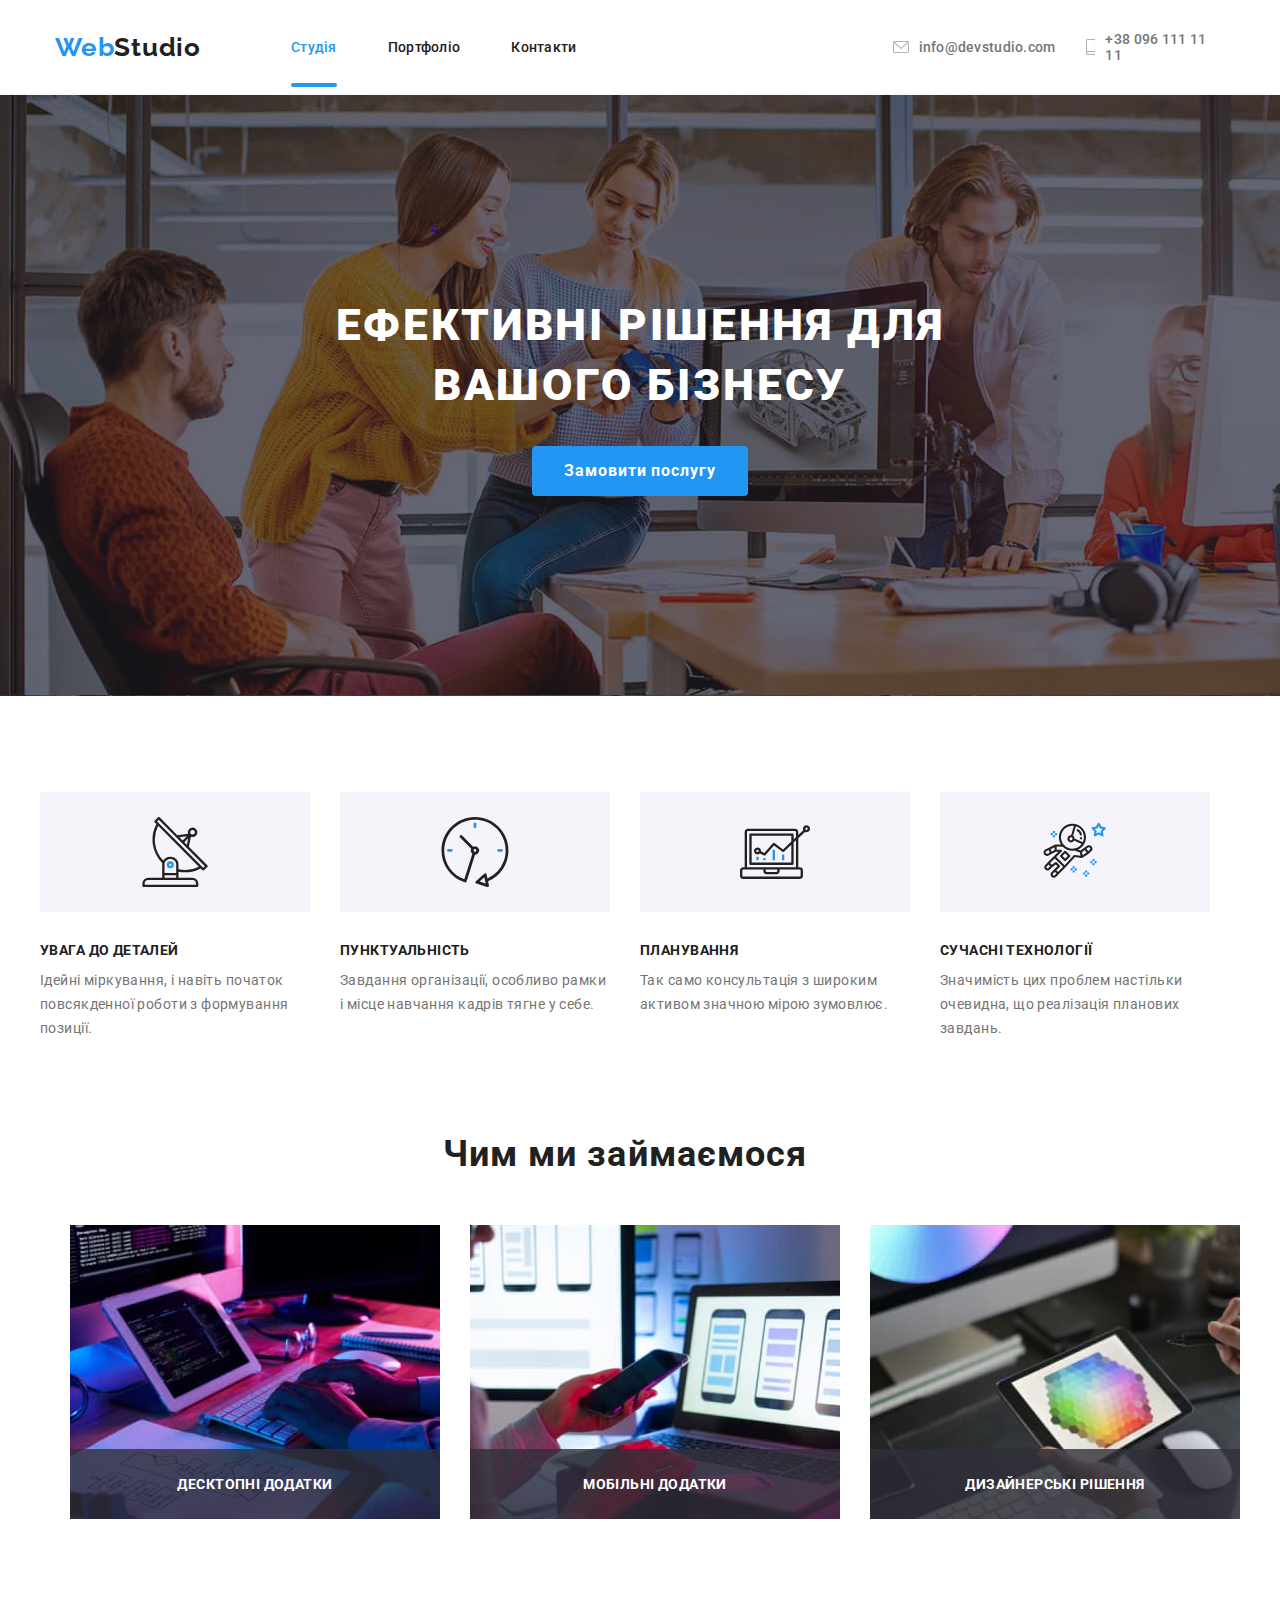
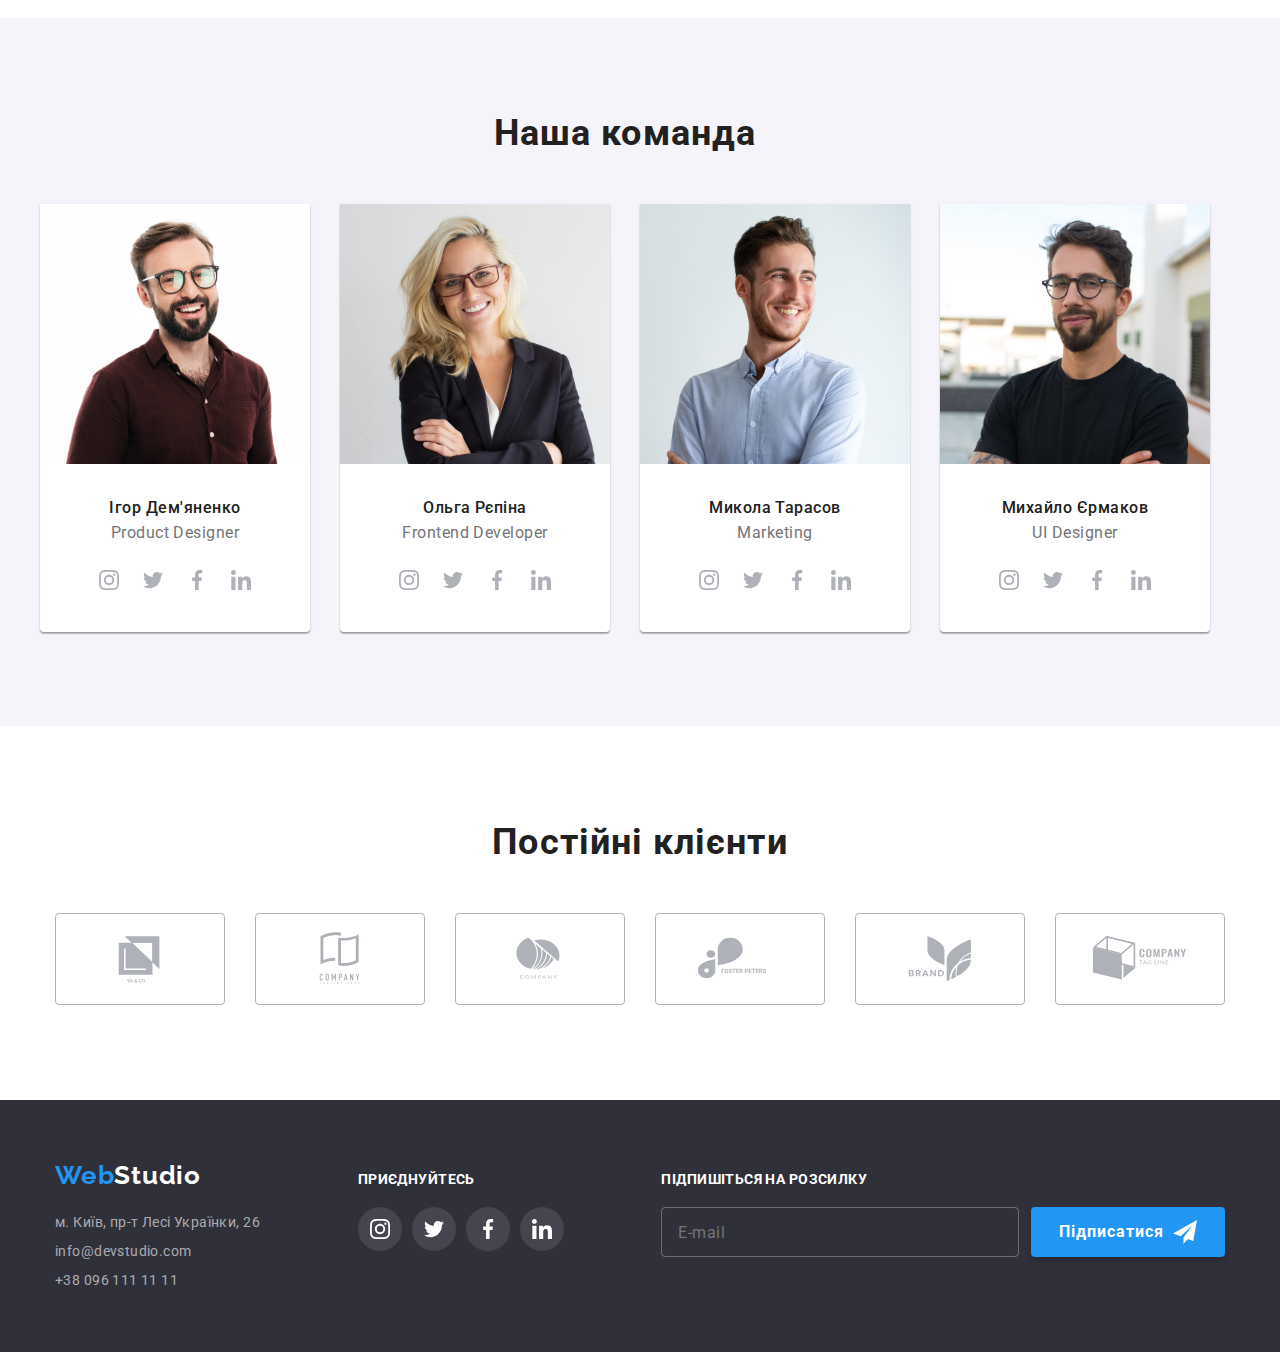
<file: index.html>
<!DOCTYPE html>
<html lang="uk">
  <head>
    <meta charset="UTF-8" />
    <meta http-equiv="X-UA-Compatible" content="IE=edge" />
    <meta name="viewport" content="width=device-width, initial-scale=1.0" />
    <title>Web Studio</title>
    <!--icon wich added by me  -->
    <link rel="shortcut icon" href="/images/NBHD.svg" type="image/png">
    <!--icon wich added by me  -->
    <link rel="preconnect" href="https://fonts.googleapis.com" />
    <link rel="preconnect" href="https://fonts.gstatic.com" crossorigin />
    <link
      href="https://fonts.googleapis.com/css2?family=Raleway:wght@700&family=Roboto:wght@400;500;700;900&display=swap"
      rel="stylesheet"
    />
    <link
      rel="stylesheet"
      href="https://cdnjs.cloudflare.com/ajax/libs/modern-normalize/1.1.0/modern-normalize.css"
    />
    <link rel="stylesheet" href="./css/style.css" />
  </head>
  <body>
    <header class="header-page">
      <div class="conteiner">
        <div class="header-container">
          <a class="link logo" href="./index.html"
            >Web<span class="right-half-head">Studio</span></a
          >
          <div class="header-nav-div">
            <nav class="header-nav">
              <ul class="header-href-ul list">
                <li class="header-href-list">
                  <a
                    class="link header-href-list-a list-active-link"
                    href="./index.html"
                    >Студія</a
                  >
                </li>
                <li class="header-href-list">
                  <a class="link header-href-list-a" href="./portfolio.html"
                    >Портфоліо</a
                  >
                </li>
                <li class="header-href-list">
                  <a class="link header-href-list-a" href="#address"
                    >Контакти</a
                  >
                </li>
              </ul>
            </nav>
          </div>

          <div class="header-adress-div">
            <ul class="header-adress-ul list">
              <li class="header-adress-list">
                <a
                  class="link header-adress-list-a"
                  href="mailto:info@devstudio.com">
                  <svg class=" social-icon-link email-item header-svg-item" width="16" height="12">
                    <use href="./images/icons.svg#icon-envelope-hover" ></use>
                  </svg><span>info@devstudio.com</span></a>
              </li>
              <li class="header-adress-list">
                <a class="link header-adress-list-a" href="tel:+380961111111"
                  ><svg class=" social-icon-link phone-item header-svg-item" width="10" height="16">
                    <use href="./images/icons.svg#icon-smartphone" ></use>
                  </svg><span> +38 096 111 11 11</span></a>
              </li>
            </ul>
          </div>
        </div>
      </div>
    </header>

    <main>
      <section class="title">
        <div class="conteiner">
         
            <h1 class="main-title">Ефективні рішення для вашого бізнесу</h1>
         
            <button  class="title-button button" type="button" data-modal-open  >
              Замовити послугу
            </button>
            <div class ="backdrop is-hidden" data-modal>
              <div class="modal">
                 <button data-modal-close class="button modal-close" type="button">
                  <svg class="svg-icon-close" width="11" height="11">
                    <use href="./images/icons.svg#icon-Vector"></use>
                  </svg>
                 </button>
                 <p class="modal-title">
                  Залиште свої дані, ми вам передзвонимо
                 </p>
                <form class="modal-form">
                  <label for="customers-name" class="lable lable-name">Ім'я</label>
                  <div class="form-wrapper wrapper1">
                   <input type="text" name="customers-name" id="customers-name" class="customers-input customers-name" >
                   <svg class="svg-icon-name form-svg" width="18" height="18px">
                    <use href="./images/icons.svg#icon-person">
                    </use>
                   </svg>
                </div>

                <label for="customers-phone" class="lable lable-phone">Телефон</label>
                  <div class="form-wrapper wrapper2">
                    <input type="tel" name="customers-phone" id="customers-phone" class="customers-input customers-phone">
                    <svg class="svg-icon-phone form-svg" width="18" height="18px">
                      <use href="./images/icons.svg#icon-phone">
                      </use>
                     </svg>
                  </div>

                    <label for="customers-email" class="lable lable-email"> Пошта</label>
                   <div class="form-wrapper wrapper3">
                    <input type="email" name="customers-email" id="customers-email" class="customers-input customers-email">
                    <svg class="svg-icon-email form-svg" width="18" height="18px">
                      <use href="./images/icons.svg#icon-email">
                      </use>
                     </svg>
                  </div>

                  <label for="feedback" class="lable lable-text">Коментар </label>
                   <div class="wrapper4">
                    <textarea class="feedback customers-input " name="feedback" id="feedback" rows="10" placeholder="Введіть текст" ></textarea>
                    
                  </div>
                  <div class="checkbox">
                   <input type="checkbox" name="agree" value="agree" id="agree" class="visualli-hiden">
                   <label for="agree" class="lable lable-checkbox">
                 <span>Погоджуюся з розсилкою та приймаю <a class="link checkbox-link" href="#">Умови договору</a></span></label>
                </div>

                  <button type="submit" class="button send"> Відправити</button>
                </form>
              </div>
            </div>
        </div> 
      </section>
      <section class="second">
        <div class="conteiner">
            <ul class="list second-list">
              <li class="second-list-item">
                <div class="svg-over-title">
                  <svg class="svg-icon-second-list" width="70" height="70">
                    <use href="./images/icons.svg#icon-antenna-1"></use>
                  </svg>
                </div>
                <h3 class="second-list-title">УВАГА ДО ДЕТАЛЕЙ</h3>
                <p class="second-list-undertitle">
                  Ідейні міркування, і навіть початок повсякденної роботи з
                  формування позиції.
                </p>
              </li>
              <li class="second-list-item">
                <div class="svg-over-title">
                  <svg class="svg-icon-second-list"  width="70" height="70">
                    <use href="./images/icons.svg#icon-clock-1"></use>
                  </svg>
                </div>
                <h3 class="h3 second-list-title">ПУНКТУАЛЬНІСТЬ</h3>
                <p class="second-list-undertitle">
                  Завдання організації, особливо рамки і місце навчання кадрів
                  тягне у себе.
                </p>
              </li>
              <li class="second-list-item">
                <div class="svg-over-title">
                  <svg class="svg-icon-second-list"  width="70" height="70">
                    <use href="./images/icons.svg#icon-diagram-1"></use>
                  </svg>
                </div>
                <h3 class="h3 second-list-title">ПЛАНУВАННЯ</h3>
                <p class="second-list-undertitle">
                  Так само консультація з широким активом значною мірою
                  зумовлює.
                </p>
              </li>
              <li class="second-list-item">
                <div class="svg-over-title">
                  <svg class="svg-icon-second-list"  width="70" height="70">
                    <use href="./images/icons.svg#icon-astronaut-1"></use>
                  </svg>
                </div>
                <h3 class="h3 second-list-title">СУЧАСНІ ТЕХНОЛОГІЇ</h3>
                <p class="second-list-undertitle">
                  Значимість цих проблем настільки очевидна, що реалізація
                  планових завдань.
                </p>
              </li>
            </ul>
        
        </div>
      </section>
      <section class="ourwork">
        <div class="conteiner">
            <h2 class="ourwork-title title-h2">Чим ми займаємося</h2>
            <ul class="list third-list">
              <li class="third-list-item">
                <div class="ourwork-img-wraper">
                <img
                  class="img thir-list-img"
                  src="./images/first.jpg"
                  alt="sorry("
                  width="370"
                />
                <p class="ourwork-under-img">
                  Десктопні додатки
                </p>
              </div>
              </li>
              <li class="third-list-item">
                <div class="ourwork-img-wraper">
                <img
                  class="img thir-list-img"
                  src="./images/second.jpg"
                  alt="sorry("
                  width="370"
                />
                <p class="ourwork-under-img">
                  Мобільні додатки
                </p>
              </div>
              </li>
              <li class="third-list-item">
                <div class="ourwork-img-wraper">
                <img
                  class="img thir-list-img"
                  src="./images/third.jpg"
                  alt="sorry("
                  width="370"
                />
                <p class="ourwork-under-img">
                  Дизайнерські рішення
                </p>
              </div>
              </li>
            </ul>

        </div>
      </section>
      <section class="ourteam">
          <div class="conteiner">
          
              <h2 class="ourteam-title title-h2">Наша команда</h2>
              <ul class="list ourteam-list">
                <li class="ourteam-list-item">
                  <img
                    class="ourteam-list-img"
                    src="./images/firstguy.jpg"
                    alt="some touter"
                    width="270"
                  />
                  <div class="underimg-div">
                    <h3 class="ourteam-list-title">Ігор Дем'яненко</h3>
                    <p class="ourteam-list-undertitle">Product Designer</p>
                  
                  <ul class="list social-icons">
                    <li class="social-item"><a href="" class="link social-link"><svg class="social-icon-link" width="20" height="20">
                      <use href="./images/icons.svg#icon-instagram-2-2"></use>
                    </svg></a></li>
                    <li class="social-item"><a href="" class="link social-link"><svg class="social-icon-link" width="20" height="20">
                      <use href="./images/icons.svg#icon-twitter-1-2"></use>
                    </svg></a></li>
                    <li class="social-item"><a href="" class="link social-link"><svg class="social-icon-link" width="20" height="20">
                      <use href="./images/icons.svg#icon-facebook-1-1"></use>
                    </svg></a></li>
                    <li class="social-item"><a href="" class="link social-link"><svg class="social-icon-link" width="20" height="20">
                      <use href="./images/icons.svg#icon-linkedin-1-1"></use>
                    </svg></a></li>
                  </ul>
                </div>
                </li>
                <li class="ourteam-list-item">
                  <img
                    class="ourteam-list-img"
                    src="./images/secondguy.jpg"
                    alt="some touter"
                    width="270"
                  />
                  <div class="underimg-div">
                    <h3 class="ourteam-list-title">Ольга Рєпіна</h3>
                    <p class="ourteam-list-undertitle">Frontend Developer</p>
                
                  <ul class="list social-icons">
                    <li class="social-item"><a href="" class="link social-link"><svg class="social-icon-link" width="20" height="20">
                      <use href="./images/icons.svg#icon-instagram-2-2" ></use>
                    </svg></a></li>
                    <li class="social-item"><a href="" class="link social-link"><svg class="social-icon-link" width="20" height="20">
                      <use href="./images/icons.svg#icon-twitter-1-2" ></use>
                    </svg></a></li>
                    <li class="social-item"><a href="" class="link social-link"><svg class="social-icon-link" width="20" height="20">
                      <use href="./images/icons.svg#icon-facebook-1-1" ></use>
                    </svg></a></li>
                    <li class="social-item"><a href="" class="link social-link"><svg class="social-icon-link" width="20" height="20">
                      <use href="./images/icons.svg#icon-linkedin-1-1" ></use>
                    </svg></a></li>
                  </ul>
                </div>
                </li>
                <li class="ourteam-list-item">
                  <img
                    class="ourteam-list-img"
                    src="./images/thirdguy.jpg"
                    alt="some touter"
                    width="270"
                  />
                  <div class="underimg-div">
                    <h3 class="ourteam-list-title">Микола Тарасов</h3>
                    <p class="ourteam-list-undertitle">Marketing</p>
                  <ul class="list social-icons">
                    <li class="social-item"><a href="" class="link social-link"><svg class="social-icon-link" width="20" height="20">
                      <use href="./images/icons.svg#icon-instagram-2-2" ></use>
                    </svg></a></li>
                    <li class="social-item"><a href="" class="link social-link"><svg class="social-icon-link" width="20" height="20">
                      <use href="./images/icons.svg#icon-twitter-1-2" ></use>
                    </svg></a></li>
                    <li class="social-item"><a href="" class="link social-link"><svg class="social-icon-link" width="20" height="20">
                      <use href="./images/icons.svg#icon-facebook-1-1" ></use>
                    </svg></a></li>
                    <li class="social-item"><a href="" class="link social-link"><svg class="social-icon-link" width="20" height="20">
                      <use href="./images/icons.svg#icon-linkedin-1-1" ></use>
                    </svg></a></li>
                  </ul>
                </div>
                </li>
                <li class="ourteam-list-item">
                  <img
                    class="ourteam-list-img"
                    src="./images/fifthguy.jpg"
                    alt="some touter"
                    width="270"
                  />
                  <div class="underimg-div">
                    <h3 class="ourteam-list-title">Михайло Єрмаков</h3>
                    <p class="ourteam-list-undertitle">UI Designer</p>
                  
                  <ul class="list social-icons">
                    <li class="social-item"><a href="" class="link social-link"><svg class="social-icon-link" width="20" height="20">
                      <use href="./images/icons.svg#icon-instagram-2-2" ></use>
                    </svg></a></li>
                    <li class="social-item"><a href="" class="link social-link"><svg class="social-icon-link" width="20" height="20">
                      <use href="./images/icons.svg#icon-twitter-1-2" ></use>
                    </svg></a></li>
                    <li class="social-item"><a href="" class="link social-link"><svg class="social-icon-link" width="20" height="20">
                      <use href="./images/icons.svg#icon-facebook-1-1" ></use>
                    </svg></a></li>
                    <li class="social-item"><a href="" class="link social-link"><svg class="social-icon-link" width="20" height="20">
                      <use href="./images/icons.svg#icon-linkedin-1-1" ></use>
                    </svg></a></li>
                  </ul>
                </div>
                </li>
              </ul>
            
          </div>
      </section>

      <section class="the-last-in-main">
        <div class="conteiner">
          <h2 class="title-h2 customers-title">Постійні клієнти</h2>
          <ul class="list customer-list">
            <li> <a class="customers-item" href="">
              <svg class="customers-icon" width ="106"
              height="60">
                <use href="./images/icons.svg#icon-Logo-5"></use>
              </svg>
            
            </a>
          </li>
          <li> 
            <a class="customers-item" href="">
              <svg class="customers-icon" width ="106"
              height="60">
                <use href="./images/icons.svg#icon-Logo-6"></use>
            </svg>
          </a>
        </li>
        <li>  <a class="customers-item" href="">
              <svg class="customers-icon" width ="106"
              height="60">
                <use href="./images/icons.svg#icon-Logo-7"></use>
              </svg>
           
          </a>
        </li>
          <li>  <a class="customers-item" href="">
              <svg class="customers-icon" width ="106"
              height="60">
                <use href="./images/icons.svg#icon-Logo-8"></use>
              </svg>
           
          </a>
        </li>
          <li>  <a class="customers-item" href="">
              <svg class="customers-icon" width ="106"
              height="60">
                <use href="./images/icons.svg#icon-Logo-9"></use>
              </svg>
            
          </a>
        </li>
          <li>   <a class="customers-item" href="">
              <svg class="customers-icon" width ="106"
              height="60">
                <use href="./images/icons.svg#icon-Logo-10"></use>
              </svg>
            
          </a>
        </li>
          </ul>

        </div>
      </section>
    </main>
    <footer class="footer">
      <div class="conteiner footers-conteiner">
        <div class="left-part-footer">
          <a class="link logo footer-logo" href="/"
            >Web<span class="right-half-foot">Studio</span></a
          >
          <address class="address footer-address" id="address">
            <ul class="list address-list">
              <li class="address-list-item">
                <a
                  class="link address-list-item-address"
                  href="https://www.google.com/maps/d/u/0/viewer?mid=10uSM3H-mIU3GznYo2szRIEphczw&hl=en_US&ll=50.428467506908014%2C30.536346862777627&z=15"
                  target="_blank"
                  rel="nofollow noreferrer noopener"
                  >м. Київ, пр-т Лесі Українки, 26</a
                >
              </li>
              <li class="address-list-item">
                <a
                  class="link address-list-item-email"
                  href="mailto:info@devstudio.com"
                  >info@devstudio.com</a
                >
              </li>
              <li class="address-list-item">
                <a class="link address-list-item-phone" href="tel:+380961111111"
                  >+38 096 111 11 11</a
                >
              </li>
            </ul>
          </address>
      </div>
          <div class="join">
            <span class="join-span">приєднуйтесь</span>
            <ul class="list social-icons">
              <li class="social-item-footer"><a href="" class="link social-link-footer"><svg class="social-icon-link-footer" width="20" height="20">
                <use href="./images/icons.svg#icon-instagram-2-2" ></use>
              </svg></a></li>
              <li class="social-item-footer"><a href="" class="link social-link-footer"><svg class="social-icon-link-footer" width="20" height="20">
                <use href="./images/icons.svg#icon-twitter-1-2" ></use>
              </svg></a></li>
              <li class="social-item-footer"><a href="" class="link social-link-footer"><svg class="social-icon-link-footer" width="20" height="20">
                <use href="./images/icons.svg#icon-facebook-1-1" ></use>
              </svg></a></li>
              <li class="social-item-footer"><a href="" class="link social-link-footer"><svg class="social-icon-link-footer" width="20" height="20">
                <use href="./images/icons.svg#icon-linkedin-1-1" ></use>
              </svg></a></li>
            </ul>
          </div>

         <div class="signup">
          <span class="join-span">Підпишіться на розсилку</span>
          <form  class="footer-form ">
            <input id="footer-input" type="text" class="footer-input" placeholder="E-mail" name="E-mail">
            <button type="submit" class="button footer-button">Підписатися
              <svg class="footer-form-icon" width="24" height="24">
                <use href="./images/icons.svg#icon-send" ></use>
              </svg>
            </button>
          </form>
         </div>

      </div>
    </footer>
    <script src="./js/modal.js"></script>
  </body>
</html>
</file>
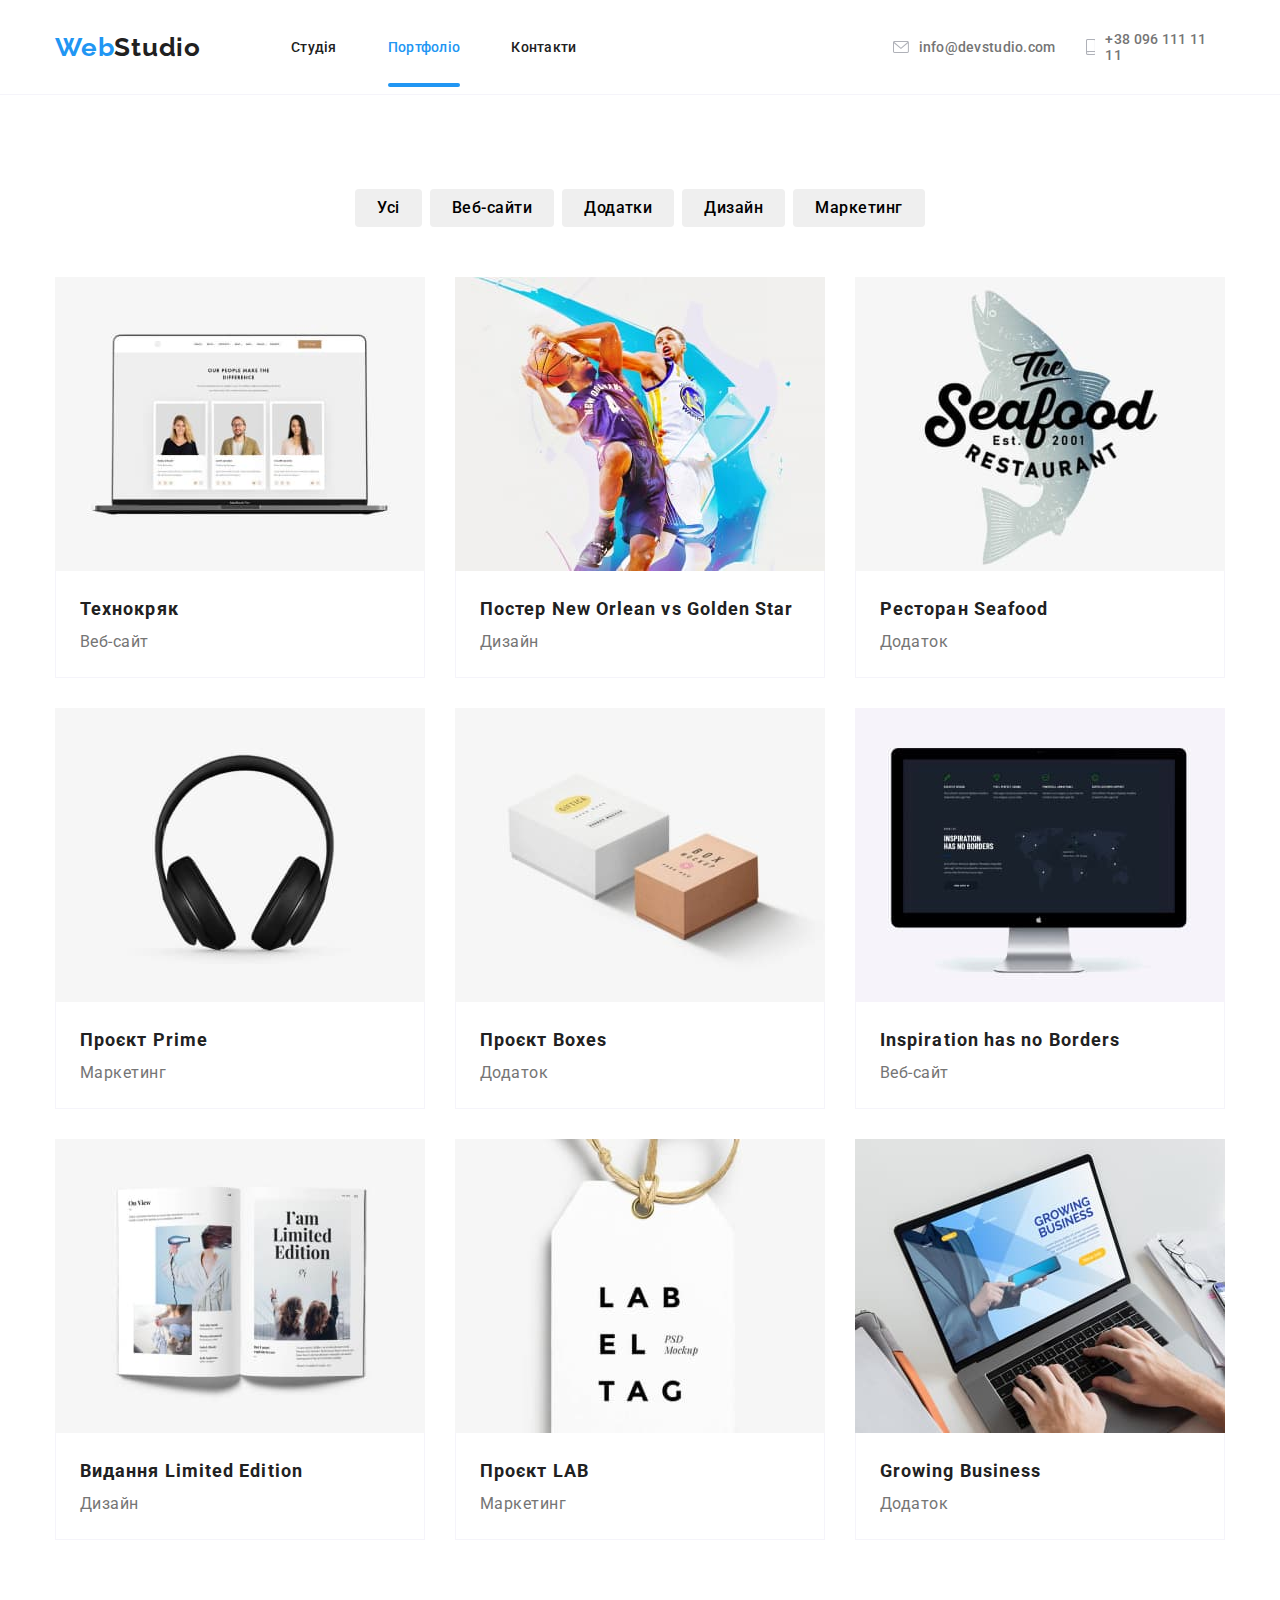
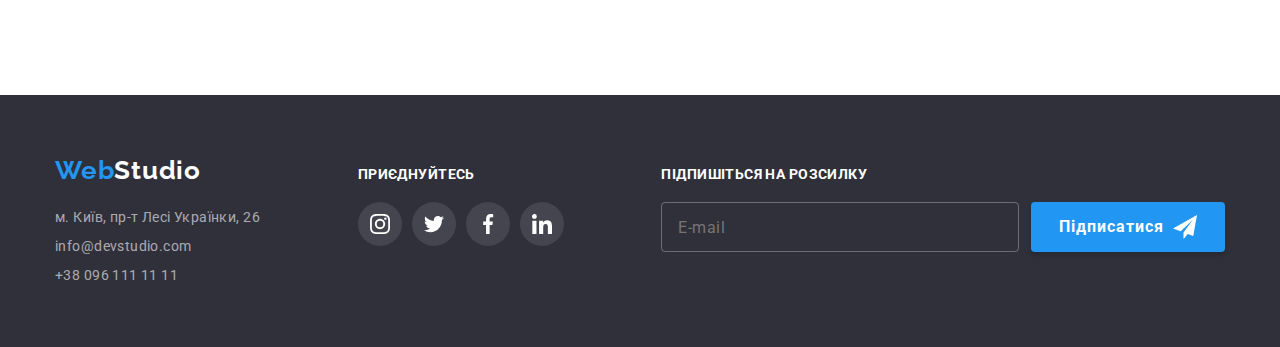
<file: portfolio.html>
<!DOCTYPE html>
<html lang="uk">
  <head>
    <meta charset="UTF-8" />
    <meta http-equiv="X-UA-Compatible" content="IE=edge" />
    <meta name="viewport" content="width=device-width, initial-scale=1.0" />
    <title>Portfolio</title>
     <!--icon wich added by me  -->
     <link rel="shortcut icon" href="/images/NBHD.svg" type="image/png">
     <!--icon wich added by me  -->
    <link rel="preconnect" href="https://fonts.googleapis.com" />
    <link rel="preconnect" href="https://fonts.gstatic.com" crossorigin />
    <link
      href="https://fonts.googleapis.com/css2?family=Raleway:wght@700&family=Roboto:wght@400;500;700;900&display=swap"
      rel="stylesheet"
    />
    <link
      rel="stylesheet"
      href="https://cdnjs.cloudflare.com/ajax/libs/modern-normalize/1.1.0/modern-normalize.css"
    />
    <link rel="stylesheet" href="./css/style.css" />
  </head>
  <body>
    <header class="header-page">
      <div class="conteiner">
        <div class="header-container">
          <a class="link logo" href="./index.html"
            >Web<span class="right-half-head">Studio</span></a
          >
          <div class="header-nav-div">
            <nav class="header-nav">
              <ul class="header-href-ul list">
                <li class="header-href-list">
                  <a
                    class="link header-href-list-a "
                    href="./index.html"
                    >Студія</a
                  >
                </li>
                <li class="header-href-list">
                  <a class="link header-href-list-a list-active-link" href="./portfolio.html"
                    >Портфоліо</a
                  >
                </li>
                <li class="header-href-list">
                  <a class="link header-href-list-a" href="#address"
                    >Контакти</a
                  >
                </li>
              </ul>
            </nav>
          </div>

          <div class="header-adress-div">
            <ul class="header-adress-ul list">
              <li class="header-adress-list">
                <a
                  class="link header-adress-list-a"
                  href="mailto:info@devstudio.com">
                  <svg class=" social-icon-link email-item header-svg-item" width="16" height="12">
                    <use href="./images/icons.svg#icon-envelope-hover" ></use>
                  </svg><span>info@devstudio.com</span></a
                >
              </li>
              <li class="header-adress-list">
                <a class="link header-adress-list-a" href="tel:+380961111111"
                  ><svg class=" social-icon-link phone-item header-svg-item" width="10" height="16">
                    <use href="./images/icons.svg#icon-smartphone" ></use>
                  </svg><span> +38 096 111 11 11</span></a
                >
              </li>
            </ul>
          </div>
        </div>
      </div>
    </header>

    <main>
      <section class="main-section">
        <div class="conteiner">
          <h1 class="hiden-title">наші роботи</h1>

          <ul class="list buttons-list">
            <li class="buttons-list-item">
              <button class="button buttons-list-item-button" type="button">
                Усі
              </button>
            </li>
            <li class="buttons-list-item">
              <button class="button buttons-list-item-button" type="button">
                Веб-сайти
              </button>
            </li>
            <li class="buttons-list-item">
              <button class="button buttons-list-item-button" type="button">
                Додатки
              </button>
            </li>
            <li class="buttons-list-item">
              <button class="button buttons-list-item-button" type="button">
                Дизайн
              </button>
            </li>
            <li class="buttons-list-item">
              <button class="button buttons-list-item-button" type="button">
                Маркетинг
              </button>
            </li>
          </ul>

          <ul class="list projects-list">
            <li class="projects-list-item">
              <a class="link projects-list-link" href="#">
                <div class="img-wraper">
                <img
                  class="img projects-list-item-img"
                  src="./images/технокряк.jpg"
                  alt="технокряк"
                  width="370"
                />
                <div class="rolling-icon">
                  Ресурс пропонує комплексні пропозиції з різним рівнем 
                  функціоналу та сервісів. Все це дозволить відвідувачу 
                  отримати вичерпні відомості про компанію чи приватну 
                  особу.
                </div>
              </div>
                <div class="underimg">
                  <h2 class="projects-list-item-h3">Технокряк</h2>
                  <p class="projects-list-item-undertitle">Веб-сайт</p>
                </div>
              </a>
            </li>
            <li class="projects-list-item">
              <a class="link projects-list-link" href="#">
                <div class="img-wraper">
                <img
                  class="img projects-list-item-img"
                  src="./images/постер_new_orlean.jpg"
                  alt=" Постер Новий Орлеан проти Золота Зірка"
                  width="370"
                />
                <div class="rolling-icon">
                  Ресурс пропонує комплексні пропозиції з різним рівнем 
                  функціоналу та сервісів. Все це дозволить відвідувачу 
                  отримати вичерпні відомості про компанію чи приватну 
                  особу.
                </div>
              </div>
                <div class="underimg">
                  <h2 class="projects-list-item-h3">
                    Постер New Orlean vs Golden Star
                  </h2>
                  <p class="projects-list-item-undertitle">Дизайн</p>
                </div>
              </a>
            </li>
            <li class="projects-list-item">
              <a class="link projects-list-link" href="#">
                <div class="img-wraper">
                <img
                  class="img projects-list-item-img"
                  src="./images/seafood.jpg"
                  alt="ресторан морепробуктів"
                  width="370"
                />
                <div class="rolling-icon">
                  Ресурс пропонує комплексні пропозиції з різним рівнем 
                  функціоналу та сервісів. Все це дозволить відвідувачу 
                  отримати вичерпні відомості про компанію чи приватну 
                  особу.
                </div>
              </div>
                <div class="underimg">
                  <h2 class="projects-list-item-h3">Ресторан Seafood</h2>
                  <p class="projects-list-item-undertitle">Додаток</p>
                </div>
              </a>
            </li>
            <li class="projects-list-item">
              <a class="link projects-list-link" href="#">
                <div class="img-wraper">
                <img
                  class="img projects-list-item-img"
                  src="./images/prime.jpg"
                  alt="Проєкт Основа"
                  width="370"
                />
                <div class="rolling-icon">
                  Ресурс пропонує комплексні пропозиції з різним рівнем 
                  функціоналу та сервісів. Все це дозволить відвідувачу 
                  отримати вичерпні відомості про компанію чи приватну 
                  особу.
                </div>
              </div>
                <div class="underimg">
                  <h2 class="projects-list-item-h3">Проєкт Prime</h2>
                  <p class="projects-list-item-undertitle">Маркетинг</p>
                </div>
              </a>
            </li>
            <li class="projects-list-item">
              <a class="link projects-list-link" href="#">
                <div class="img-wraper">
                <img
                  class="img projects-list-item-img"
                  src="./images/boxes.jpg"
                  alt="Проєкт коробки"
                  width="370"
                />
                <div class="rolling-icon">
                  Ресурс пропонує комплексні пропозиції з різним рівнем 
                  функціоналу та сервісів. Все це дозволить відвідувачу 
                  отримати вичерпні відомості про компанію чи приватну 
                  особу.
                </div>
              </div>
                <div class="underimg">
                  <h2 class="projects-list-item-h3">Проєкт Boxes</h2>
                  <p class="projects-list-item-undertitle">Додаток</p>
                </div>
              </a>
            </li>
            <li class="projects-list-item">
              <a class="link projects-list-link" href="#">
                <div class="img-wraper">
                <img
                  class="img projects-list-item-img"
                  src="./images/inspiration.jpg"
                  alt="творчість без обмежень"
                  width="370"
                />
                <div class="rolling-icon">
                  Ресурс пропонує комплексні пропозиції з різним рівнем 
                  функціоналу та сервісів. Все це дозволить відвідувачу 
                  отримати вичерпні відомості про компанію чи приватну 
                  особу.
                </div>
              </div>
                <div class="underimg">
                  <h2 class="projects-list-item-h3">
                    Inspiration has no Borders
                  </h2>
                  <p class="projects-list-item-undertitle">Веб-сайт</p>
                </div>
              </a>
            </li>
            <li class="projects-list-item">
              <a class="link projects-list-link" href="#">
                <div class="img-wraper">
                <img
                  class="img projects-list-item-img"
                  src="./images/limited_edition.jpg"
                  alt="Видання максимальних версій"
                  width="370"
                />
                <div class="rolling-icon">
                  Ресурс пропонує комплексні пропозиції з різним рівнем 
                  функціоналу та сервісів. Все це дозволить відвідувачу 
                  отримати вичерпні відомості про компанію чи приватну 
                  особу.
                </div>
              </div>
                <div class="underimg">
                  <h2 class="projects-list-item-h3">Видання Limited Edition</h2>
                  <p class="projects-list-item-undertitle">Дизайн</p>
                </div>
              </a>
            </li>
            <li class="projects-list-item">
              <a class="link projects-list-link" href="#">
                <div class="img-wraper">
                <img
                  class="img projects-list-item-img"
                  src="./images/lab.jpg"
                  alt="Проєкт ЛАБ"
                  width="370"/>
                  <div class="rolling-icon">
                    Ресурс пропонує комплексні пропозиції з різним рівнем 
                    функціоналу та сервісів. Все це дозволить відвідувачу 
                    отримати вичерпні відомості про компанію чи приватну 
                    особу.
                  </div>
                </div>
                <div class="underimg">
                  <h2 class="projects-list-item-h3">Проєкт LAB</h2>
                  <p class="projects-list-item-undertitle">Маркетинг</p>
                </div>
              </a>
            </li>
            <li class="projects-list-item">
              <a class="link projects-list-link" href="#">
                <div class="img-wraper">
                <img
                  class="img projects-list-item-img"
                  src="./images/growing_business.jpg"
                  alt="ріст бізнесу"
                  width="370"
                />
                <div class="rolling-icon">
                  Ресурс пропонує комплексні пропозиції з різним рівнем 
                  функціоналу та сервісів. Все це дозволить відвідувачу 
                  отримати вичерпні відомості про компанію чи приватну 
                  особу.
                </div>
              </div>
                <div class="underimg">
                  <h2 class="projects-list-item-h3">Growing Business</h2>
                  <p class="projects-list-item-undertitle">Додаток</p>
                </div>
              </a>
            </li>
          </ul>
        </div>
      </section>
    </main>
    <footer class="footer">
      <div class="conteiner footers-conteiner">
        <div class="left-part-footer">
          <a class="link logo footer-logo" href="/"
            >Web<span class="right-half-foot">Studio</span></a
          >
          <address class="address footer-address" id="address">
            <ul class="list address-list">
              <li class="address-list-item">
                <a
                  class="link address-list-item-address"
                  href="https://www.google.com/maps/d/u/0/viewer?mid=10uSM3H-mIU3GznYo2szRIEphczw&hl=en_US&ll=50.428467506908014%2C30.536346862777627&z=15"
                  target="_blank"
                  rel="nofollow noreferrer noopener"
                  >м. Київ, пр-т Лесі Українки, 26</a>
              </li>
              <li class="address-list-item">
                <a
                  class="link address-list-item-email"
                  href="mailto:info@devstudio.com"
                  >info@devstudio.com</a>
              </li>
              <li class="address-list-item">
                <a class="link address-list-item-phone" href="tel:+380961111111"
                  >+38 096 111 11 11</a>
              </li>
            </ul>
          </address>
      </div>
          <div class="join">
            <span class="join-span">приєднуйтесь</span>
            <ul class="list social-icons">
              <li class="social-item-footer"><a href="" class="link social-link-footer"><svg class="social-icon-link-footer" width="20" height="20">
                <use href="./images/icons.svg#icon-instagram-2-2" ></use>
              </svg></a></li>
              <li class="social-item-footer"><a href="" class="link social-link-footer"><svg class="social-icon-link-footer" width="20" height="20">
                <use href="./images/icons.svg#icon-twitter-1-2" ></use>
              </svg></a></li>
              <li class="social-item-footer"><a href="" class="link social-link-footer"><svg class="social-icon-link-footer" width="20" height="20">
                <use href="./images/icons.svg#icon-facebook-1-1" ></use>
              </svg></a></li>
              <li class="social-item-footer"><a href="" class="link social-link-footer"><svg class="social-icon-link-footer" width="20" height="20">
                <use href="./images/icons.svg#icon-linkedin-1-1" ></use>
              </svg></a></li>
            </ul>
           
          </div>

          <div class="signup">
            <span class="join-span">Підпишіться на розсилку</span>
            <form action="" class="footer-form ">
              <input type="text" class="footer-input" placeholder="E-mail" name="E-mail">
              <button type="submit"class="button footer-button">Підписатися
                <svg class="footer-form-icon" width="24" height="24">
                  <use href="./images/icons.svg#icon-send" ></use>
                </svg>
              </button>
            </form>
           </div>

      </div>

    </footer>
  </body>
</html>
</file>
<file: css/style.css>
:root {
    --font-size: 14px;
    --title-color: #212121;
    --background-color: #2f303a;
    --main-font-color: #2196f3;
    --white-color: #ffffff;
    --font-color-address: rgba(255, 255, 255, 0.6);
    --undertitle-font-color: #757575;
  }
  h1,
  h2,
  h3,
  p,
  ul,
  li {
    margin: 0;
    padding: 0;
  }
  body {
    font-family: "Roboto", sans-serif;
    color: var(--title-color);
  }
  .conteiner {
    width: 1200px;
    padding: 0 15px;
    margin: 0 auto;
  }
  .link {
    text-decoration: none;
    color: var(--title-color);
    outline: none;
  }
  .button {
    font-family: inherit;
    cursor: pointer;
    border: 0px;
    outline: none;
  }
  .list {
    list-style: none;
  }
  /*header-------------------------------*/
  .header-page {
    border-bottom: 1px solid #f5f4fa;
  }
  
  .logo {
    font-family: "Raleway", sans-serif;
    font-weight: 700;
    font-size: 26px;
    line-height: calc(31 / 26);
    letter-spacing: 0.03em;
    color: var(--main-font-color);
  }
  .right-half-head {
    color: var(--title-color);
  }
  .right-half-foot {
    color: var(--white-color);
  }
  .header-href-list-a {
    font-weight: 500;
    font-size: var(--font-size);
    line-height: calc(16 / 14);
    letter-spacing: 0.02em;
  }
  .list-active-link {
    color: var(--main-font-color);
    position: relative;
  }
  .list-active-link::after{
    content: ' ';
    position: absolute;
    bottom: -1px;
    left: 0;
    width: 100%;
    height:4px;
    border-radius: 4px;
    background-color: var(--main-font-color);
  }
  .header-container {
    display: flex;
    align-items: center;

  }
  .header-href-ul {
    display: flex;
    margin-left: 90px;
  }
  .header-adress-ul {
    display: flex;
  }
  .header-adress-list{
    display: flex;
  }
  .header-adress-div {
  margin-left: 316px
  }
  .header-adress-list-a{
    display: flex;
    align-items: center;
    transition-property:color;
    transition-timing-function: cubic-bezier(0.4, 0, 0.2, 1);
    transition-duration: 250ms;
  }

  .header-svg-item{
    margin-right:10px;
    fill:var(--undertitle-font-color);
    transition-property: fill;
    transition-timing-function: cubic-bezier(0.4, 0, 0.2, 1);
    transition-duration: 250ms;
  }
  .header-href-list-a {
    display:inline-block;
    padding-top: 31px;
    padding-bottom: 31px;

    transition-property:color;
    transition-timing-function: cubic-bezier(0.4, 0, 0.2, 1);
    transition-duration: 250ms;
  }
  .header-href-list:not(:first-child) {
    margin-left: 51px;
  }
  .header-adress-list:not(:first-child) {
    margin-left: 30px;
  }
  
  
  .header-adress-list-a {
    font-weight: 500;
    font-size: var(--font-size);
    line-height: calc(16 / 14);
    letter-spacing: 0.02em;
    color: var(--undertitle-font-color);
    display:flex;
    padding-top: 31px;
    padding-bottom: 31px;
    align-items: center;
  
  }
  
  .header-adress-list-a:hover,
  .header-adress-list-a:focus {
    color: var(--main-font-color);
  }
  .header-href-list-a:hover,
  .header-href-list-a:focus {
    color: var(--main-font-color);
  }
  .header-adress-list-a:hover .header-svg-item{
    fill: var(--main-font-color);
  }
  .header-adress-list-a:focus .header-svg-item{
    fill: var(--main-font-color);
  }
  
  /* end header------------------------------*/
  /*main----------------------------------*/
  
  
  .title {
    background-image:linear-gradient(rgba(47, 48, 58, 0.4),rgba(47, 48, 58, 0.4)), url(../images/background.jpg);
    padding-top: 200px;
    padding-bottom: 200px;
    display: flex;
    justify-content: center;
    text-align: center;
  
  }
  .hiden-title {
    position: absolute;
    top: -9999px;
    left: -9999px;
  }
  
  .main-title {
    font-weight: 900;
    font-size: 44px;
    line-height: calc(60 / 44);
    text-align: center;
    letter-spacing: 0.06em;
    text-transform: uppercase;
    color: var(--white-color);
    width: 696px;
    margin: 0 auto;
  }
  
  .title-button {
    font-weight: 700;
    font-size: 16px;
    line-height: calc(30 / 16);
    align-items: center;
    letter-spacing: 0.06em;
    color: var(--white-color);
    border-radius: 4px;
    background-color: var(--main-font-color);
    width: 216px;
    height: 50.25px;
    text-align: center;
    display: inline-flex;
    align-items: center;
    justify-content: center;
    margin-top: 31px;
  }
  .is-hidden{
    visibility: hidden;
    opacity:0;
    pointer-events:none;
  }
  .backdrop{
    position:absolute;
    top:0;
    bottom:0;
    left: 0;
    right:0;
    background-color: rgba(47, 48, 58, 0.4);
    display: flex;
    justify-content: center;
    align-items: center;

  }
  .modal{
    background-color: var(--white-color);
    position: relative;
    padding-right: 40px;
    padding-left: 40px;
    padding-top: 40px;
    padding-bottom: 40px;
   width: 528px;
  

  }
  .modal-close{
  position: absolute;
  background-color: white;
  right: 8px;
  top: 8px;
  width: 30px;
  height: 30px;
  border: 1px solid rgba(0, 0, 0, 0.1);
  border-radius: 50%;  
  }

  .svg-icon-close{
    transition-property:fill;
    transition-timing-function: cubic-bezier(0.4, 0, 0.2, 1);
    transition-duration: 250ms; 
  }
  
  .modal-close:hover .svg-icon-close{
    fill:var(--main-font-color);
  }
  .modal-title{
    font-weight: 700;
    font-size: 20px;
    line-height: 23px;
    text-align: center;
    letter-spacing: 0.03em;
    color: var(--title-color);
    
  

  }
  .form-wrapper{
   position: relative;
   margin-bottom: 10px;
  }
  .form-svg{
    position: absolute;
    left: 13px;
    top: 50%;
    transform: translateY(-50%);
    
  }
  .customers-input:not(:last-child){
    width: 100%;
    height: 38px;
    padding-left: 43px;
    border: 1px solid rgba(33, 33, 33, 0.2);
    border-radius: 4px;
    outline: none;
  }

 
  .customers-input:focus +.form-svg{
    fill: var(--main-font-color);
  }

  .customers-name:focus{
  border-color:var(--main-font-color);
  }

  .customers-phone:focus{
    border-color:var(--main-font-color);
  }

  .customers-email:focus{
    border-color:var(--main-font-color);
  }

  .customers-input:focus{
    border-color:var(--main-font-color);
  }
 
  .feedback{
    resize: none;
    font-weight: 400;
    font-size: 12px;
    line-height: 14px;
    letter-spacing: 0.01em;
    height: 120px;
    width: 100%;
    color:var(--undertitle-font-color); 
    padding: 12px 16px;
    border: 1px solid rgba(33, 33, 33, 0.2);
    border-radius: 4px;
    outline: none;
  }

  .wrapper4{
    position: relative;
    margin-bottom: 20px;
  }
  .lable-name{
    margin-top: 12px;
  }
  .lable{
    font-weight: 400;
    font-size: 12px;
    line-height:calc(14 / 12);
    letter-spacing: 0.01em;
    color: #757575;
    display: flex;
    margin-bottom: 4px;
  }

  .send{
  font-weight: 700;
  font-size: 16px;
  line-height: 30px;
  letter-spacing: 0.06em;
  color: #FFFFFF;
  background: #2196F3;
  box-shadow: 0px 4px 4px rgba(0, 0, 0, 0.15);
  border-radius: 4px;
  width: 200px;
  height: 50px;
  margin-top: 30px;
  
  }
  .checkbox{
    align-items: baseline;
    display: flex;
    justify-content: center;
  }

  .lable-checkbox {
  font-weight: 400;
  font-size: 14px;
  line-height: 24px;
/* identical to box height, or 171% */
   display: flex;
  letter-spacing: 0.03em;
  align-items: center;
  }

  .lable-checkbox::before{
    content: " ";
    width: 16px;
    height: 15px;
    border-radius:2px ;
    border: solid black 2px;
    margin-right: 7px;
  }
  .checkbox input:checked + .lable-checkbox::before{
    background-color: var(--main-font-color);
    border: none;
    background-image:url(../images/Vector\ \(4\).svg);
    background-position-y: center;
    background-position-x:center;
    background-repeat:no-repeat;
  }
  .visualli-hiden{
    position: absolute;
    width: 1px;
    height:1px;
    margin: -1px;
    border:0;
    padding:0;
    white-space:nowrap;
    clip-path: inset(100%);
    clip: rect(0 0 0 0);
    overflow: hidden;
  }
 
  .checkbox-link{
    text-decoration: underline;
    color: var(--main-font-color);
  }
  

  .second{
    padding-top:96px;
    padding-bottom: 93px;
    margin-left: -30px;
  
  }
 
  .second-list {
    display: flex;
  }
  .svg-over-title{
    background-color:#F5F4FA;;
    height: 120px;
    margin-bottom: 30px;
    display: flex;
    justify-content: center;
    align-items: center;
  }
  
  .second-list-item {
    width:calc((100% - 90px) / 4);
    margin-left: 30px;

  }
  .second-list-item:first-child{
    margin-left: 0;
  }
  
  .second-list-title {
    font-size: var(--font-size);
    line-height: calc(16 / 14);
    letter-spacing: 0.03em;
    text-transform: uppercase;
    color: var(--title-color);
    padding-bottom: 10px;
  }
  .second-list-undertitle {
    font-size: var(--font-size);
    line-height: calc(24 / 14);
    letter-spacing: 0.03em;
    color: var(--undertitle-font-color);
  }
  .title-h2 {
    font-size: 36px;
    line-height: calc(42 / 36);
    text-align: center;
    letter-spacing: 0.03em;
  
  }
  .third-list {
    display: flex;
    margin-top: 50px;
  }
  .ourwork{
    margin-left: -30px;
    padding-bottom: 94px;
  }
  
  .third-list-item {
    margin-left: 30px;
  }
  .ourwork-img-wraper{
    position: relative;
  }
  .ourwork-under-img{
    font-weight: 700;
    font-size: 14px;
    line-height: 16px;
    text-align: center;
    letter-spacing: 0.03em;
    text-transform: uppercase;
    
    color: #FFFFFF;
    position: absolute;
    background: rgba(47, 48, 58, 0.8);
    width: 100%;
    height: 70px;
    display: flex;
    justify-content: center;
    align-items:center;
    top:224px;

  }

  
  
  .ourteam {
    background: #f5f4fa;
    padding-top: 94px;
    margin-left: -30px;
    padding-bottom: 94px;
  }
  .ourteam-title{
    margin-bottom: 50px;
  }
  .ourteam-list {
    display: flex;
  }
  .ourteam-list-item {
    margin-left: 30px;
    box-shadow: 0px 1px 3px rgba(0, 0, 0, 0.12), 0px 1px 1px rgba(0, 0, 0, 0.14),
      0px 2px 1px rgba(0, 0, 0, 0.2);
    border-radius: 0px 0px 4px 4px;
    background-color: var(--white-color);
  }
  .ourteam-list-item:first-child{
    margin-left:0px;
  }
  .underimg-div {
    padding: 30px;
  }
  
  .ourteam-list-title {
    font-weight: 500;
    font-size: 16px;
    line-height: calc(19 / 16);
    text-align: center;
    letter-spacing: 0.03em;
    margin-bottom: 6px;
  }
  .ourteam-list-undertitle {
    font-size: 16px;
    line-height: calc(19 / 16);
    text-align: center;
    letter-spacing: 0.03em;
    color: var(--undertitle-font-color);
    margin-bottom: 16px;
  }
  .social-icons{
    display: flex;
     justify-content: center;
  }
  .social-item{
    width: 44px;
    height: 44px;
    /*background-color: var(--main-font-color);*/
    display: inline-block;
  }
  .social-item:last-child{
    margin-right:0;
  }
  
  
  .social-link{
    display: flex;
    justify-content: center;
    align-items: center;
    width: 100%;
    height: 100%;
    background-color:var(--white-color);
    border-radius: 50%;

    transition-property:background-color;
    transition-timing-function: cubic-bezier(0.4, 0, 0.2, 1);
    transition-duration: 250ms;
  }
  .social-icon-link{
    fill:#AFB1B8;
    transition-property:fill;
    transition-timing-function: cubic-bezier(0.4, 0, 0.2, 1);
    transition-duration: 250ms;

  }
  .social-link:hover,
  .social-link:focus{
    background-color: var(--main-font-color);
  }
  .social-link:hover .social-icon-link{
    fill: var(--white-color);
  }
  .social-link:focus .social-icon-link{
    fill: var(--white-color);
  }
  /*---customer section--------------------------------------*/
  .customers-title{
    padding-top: 95px;
  }
  .customer-list{
    display: flex;
    justify-content: space-between;
    margin-top: 50px;
    padding-bottom: 95px;
  }
  .customers-item{
    
    display: flex;
    align-items: center;
    justify-content: center;
    width: 170px;
    height: 92px;
    border: 1px solid #AFB1B8;
    border-radius: 4px;

    transition-property: border-color;
    transition-timing-function: cubic-bezier(0.4, 0, 0.2, 1);
    transition-duration: 250ms;
  
  }
  
  .customers-item:last-child{
   margin-right: 0px;
  }
  .customers-icon{
    fill:#AFB1B8;
    transition-property: fill;
    transition-timing-function: cubic-bezier(0.4, 0, 0.2, 1);
    transition-duration: 250ms;
    
  }
  .customers-item:hover, .customers-item:focus{
    border-color:var(--main-font-color);
    outline: none;
    
  }
  .customers-item:hover .customers-icon{
    fill:var(--main-font-color);
  }
  .customers-item:focus .customers-icon{
    fill:var(--main-font-color);
  }
  
  
  /*footer--------------------------*/
  .footer {
    background-color: var(--background-color);
    padding-top: 60px;
    padding-bottom: 60px;
   
  }
  .footers-conteiner{
    display: flex;
    align-items:baseline;
    justify-content: space-between;
    
  }
  .footer-logo{
    margin-bottom: 19px;
    display: inline-block;
  }
  
  .address-list-item:not(:first-child) {
    padding-top: 5px;
  }
  
  
  .address-list-item-address {
    font-weight: 400;
    font-size: var(--font-size);
    font-style: normal;
    line-height: calc(24 / 14);
    letter-spacing: 0.03em;
    color: var(--font-color-address);

    transition-property:color;
    transition-timing-function: cubic-bezier(0.4, 0, 0.2, 1);
    transition-duration: 250ms;
  }
  .address-list-item-email {
    font-weight: 400;
    font-size: var(--font-size);
    font-style: normal;
    line-height: calc(24 / 14);
    letter-spacing: 0.03em;
    color: var(--font-color-address);

    transition-property:color;
    transition-timing-function: cubic-bezier(0.4, 0, 0.2, 1);
    transition-duration: 250ms;
  }
  .address-list-item-phone {
    font-weight: 400;
    font-size: var(--font-size);
    font-style: normal;
    line-height: calc(24 / 14);
    letter-spacing: 0.03em;
    color: var(--font-color-address);
    transition-property:color;
    transition-timing-function: cubic-bezier(0.4, 0, 0.2, 1);
    transition-duration: 250ms;
  }
  .address-list-item-address:hover,
  .address-list-item-address:focus {
    color: var(--white-color);
  }
  .address-list-item-email:hover,
  .address-list-item-email:focus {
    color: var(--white-color);
  }
  .address-list-item-phone:hover,
  .address-list-item-phone:focus {
    color: var(--white-color);
  }
  .left-part-footer{
    display: inline-block;
  }
  .join{
    display:flex;
    display:inline-block;
   
  }
  
  .join-span{
    display: inline-flex;
  font-family: 'Roboto';
  font-weight: 700;
  font-size: var(--font-size);
  line-height: calc(16 / 14);;
  letter-spacing: 0.03em;
  text-transform: uppercase;
  color:var(--white-color);
  margin-bottom: 20px;
  }
  .social-link-footer{
    display: flex;
    justify-content: center;
    align-items: center;
    width: 100%;
    height: 100%;
    border-radius: 50%;
    background: rgba(255, 255, 255, 0.1);

    transition-property:background-color;
    transition-timing-function: cubic-bezier(0.4, 0, 0.2, 1);
    transition-duration: 250ms;
  }
  .social-item-footer{
    width: 44px;
    height: 44px;
    display: inline-block;
    margin-right: 10px;
  }
  .social-item-footer:last-child{
    margin-right: 0px;
  }
  .social-icon-link-footer{
    fill:var(--white-color);
  }
  .social-link-footer:hover, .social-link-footer:focus {
    background-color: var(--main-font-color);
  }
  .signup{
  
  }
  .footer-form{
    display: flex;
  }
  .footer-input{
    outline: none;
    font-weight: 400;
    font-size: 16px;
    line-height: calc(20/16);
    align-items: center;
    letter-spacing: 0.03em;
    color: rgba(255, 255, 255, 0.6);
    background-color: transparent;
    border: 1px solid rgba(255, 255, 255, 0.3);
    width: 358px;
     height:50px;
    border-radius: 4px;
    padding-left: 16px;
   
  }
  .footer-input:focus{
    border-color: rgba(255, 255, 255, 0.6);
      
  }
  .footer-input:focus::placeholder{
    color: rgba(255, 255, 255, 0.6);
  }

  .footer-button{
    display: flex;
    background: #2196F3;
    font-weight: 700;
    font-size: 16px;
    line-height: 30px;
    letter-spacing: 0.06em;
    color: var(--white-color);
    box-shadow: 0px 4px 4px rgba(0, 0, 0, 0.15);
    border-radius: 4px;
    text-align: center;
    align-items: center;
    padding: 10px 28px;
    margin-left: 12px;
  }
  .footer-form-icon{
    fill:var(--white-color);
    margin-left: 9px;
  }

  /*the end of footer*/
  
  /*second page-----------------*/
  .buttons-list-item-button {
    font-weight: 500;
    font-size: 16px;
    line-height: calc(26 / 16);
    letter-spacing: 0.03em;
    display: inline-block;
    padding: 6px 22px;
    border: 0px;
    text-align: center;
    border-radius: 4px;

    transition-property: box-shadow color background-color ;
    transition-timing-function: cubic-bezier(0.4, 0, 0.2, 1);
    transition-duration: 250ms;
  }
  .buttons-list-item-button:hover,
  .buttons-list-item-button:focus {
    color: var(--white-color);
    background-color: var(--main-font-color);
    box-shadow: 0px 3px 1px rgba(0, 0, 0, 0.1), 0px 1px 2px rgba(0, 0, 0, 0.08),
    0px 2px 2px rgba(0, 0, 0, 0.12);
  }
  .main-section{
    padding-top: 94px;
    padding-bottom: 155px;
  }
  .buttons-list {
    display: flex;
    justify-content: center;
    margin-bottom: 50px;
  }
  .buttons-list-item:not(:first-child) {
    margin-left: 8px;
  }
  .projects-list {
    display: flex;
    flex-wrap: wrap;
    gap: 30px 30px;
  }
  .projects-list-link{
    display: inline-block;
    
    transition-property:box-shadow;
    transition-timing-function: cubic-bezier(0.4, 0, 0.2, 1);
    transition-duration: 250ms;
  }
  .projects-list-link:hover{ 
    box-shadow: 0px 1px 1px rgba(0, 0, 0, 0.12), 0px 4px 4px rgba(0, 0, 0, 0.06), 1px 4px 6px rgba(0, 0, 0, 0.16);
  }
  
  
  .projects-list-item-h3 {
    font-size: 18px;
    line-height: calc(36 / 18);
    letter-spacing: 0.06em;
  }
  .projects-list-item-img{
    display: block;
  }

   .img-wraper{
     position: relative;
     overflow: hidden;
    } 


  .rolling-icon{
    font-family: 'Roboto';
    font-style: normal;
    font-weight: 400;
    font-size: 18px;
    line-height: 28px;
    letter-spacing: 0.03em;
    color: #FFFFFF;
    text-shadow: 0px 4px 4px rgba(0, 0, 0, 0.25);
    background-color: rgba(33, 150, 243, 0.9);

    bottom: 0;
    top: -1px;
    position: absolute;
    display: flex;
    justify-content: center;
    align-items: center;
    padding-left:23px;
    padding-right:23px ;

    transition-property: transform;
    transition-timing-function: cubic-bezier(0.4, 0, 0.2, 1);
    transition-duration: 250ms;

    transform: translateY(100%);
  }


  .projects-list-item :hover .rolling-icon{
  
   
   transform: translateY(0);
  }


  .underimg {
    padding-left: 24px;
    padding-top: 20px;
    padding-bottom: 20px;
    border-bottom: 1px solid #f5f4fa;
    border-left: 1px solid #f5f4fa;
    border-right: 1px solid #f5f4fa;
  }
  
  .projects-list-item-undertitle {
    font-size: 16px;
    line-height: calc(30 / 16);
    letter-spacing: 0.03em;
    color: var(--undertitle-font-color);
  }
</file>
